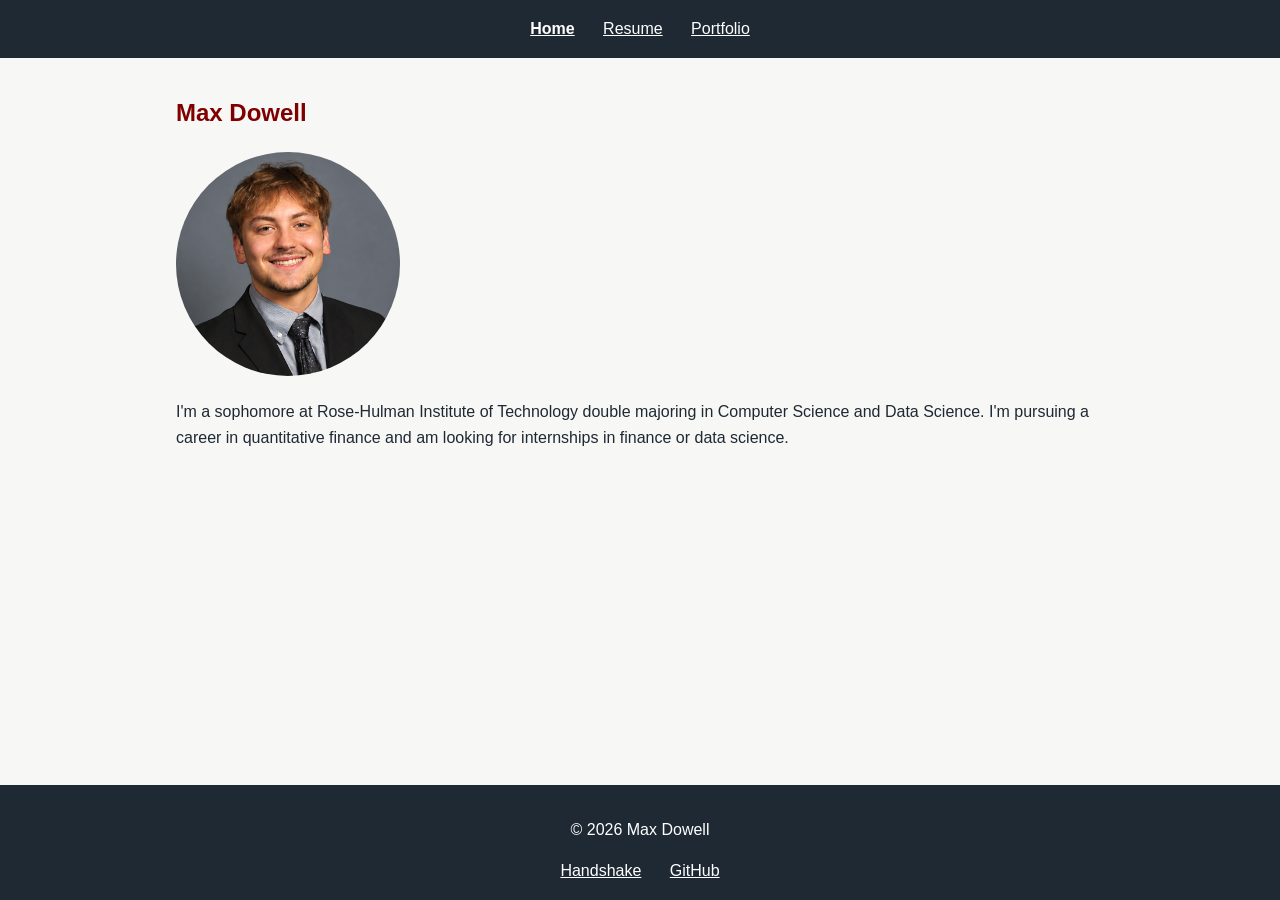
<file: index.html>
<!DOCTYPE html>
<html lang="en">
<head>
  <meta charset="UTF-8">
  <meta name="viewport" content="width=device-width, initial-scale=1.0">
  <title>Max Dowell</title>
  <link rel="stylesheet" href="style.css">
</head>
<body>
  <header id="site-header"></header>

  <main>
    <section>
      <h1>Max Dowell</h1>
      <img class="headshot" src="./assets/resume_photo_cropped.png" alt="Headshot of Max Dowell">
      <p>I'm a sophomore at Rose-Hulman Institute of Technology double majoring in Computer Science and Data Science. I'm pursuing a career in quantitative finance and am looking for internships in finance or data science.</p>
    </section>
  </main>

  <footer id="site-footer"></footer>

  <script src="layout.js"></script>
</body>
</html>
</file>
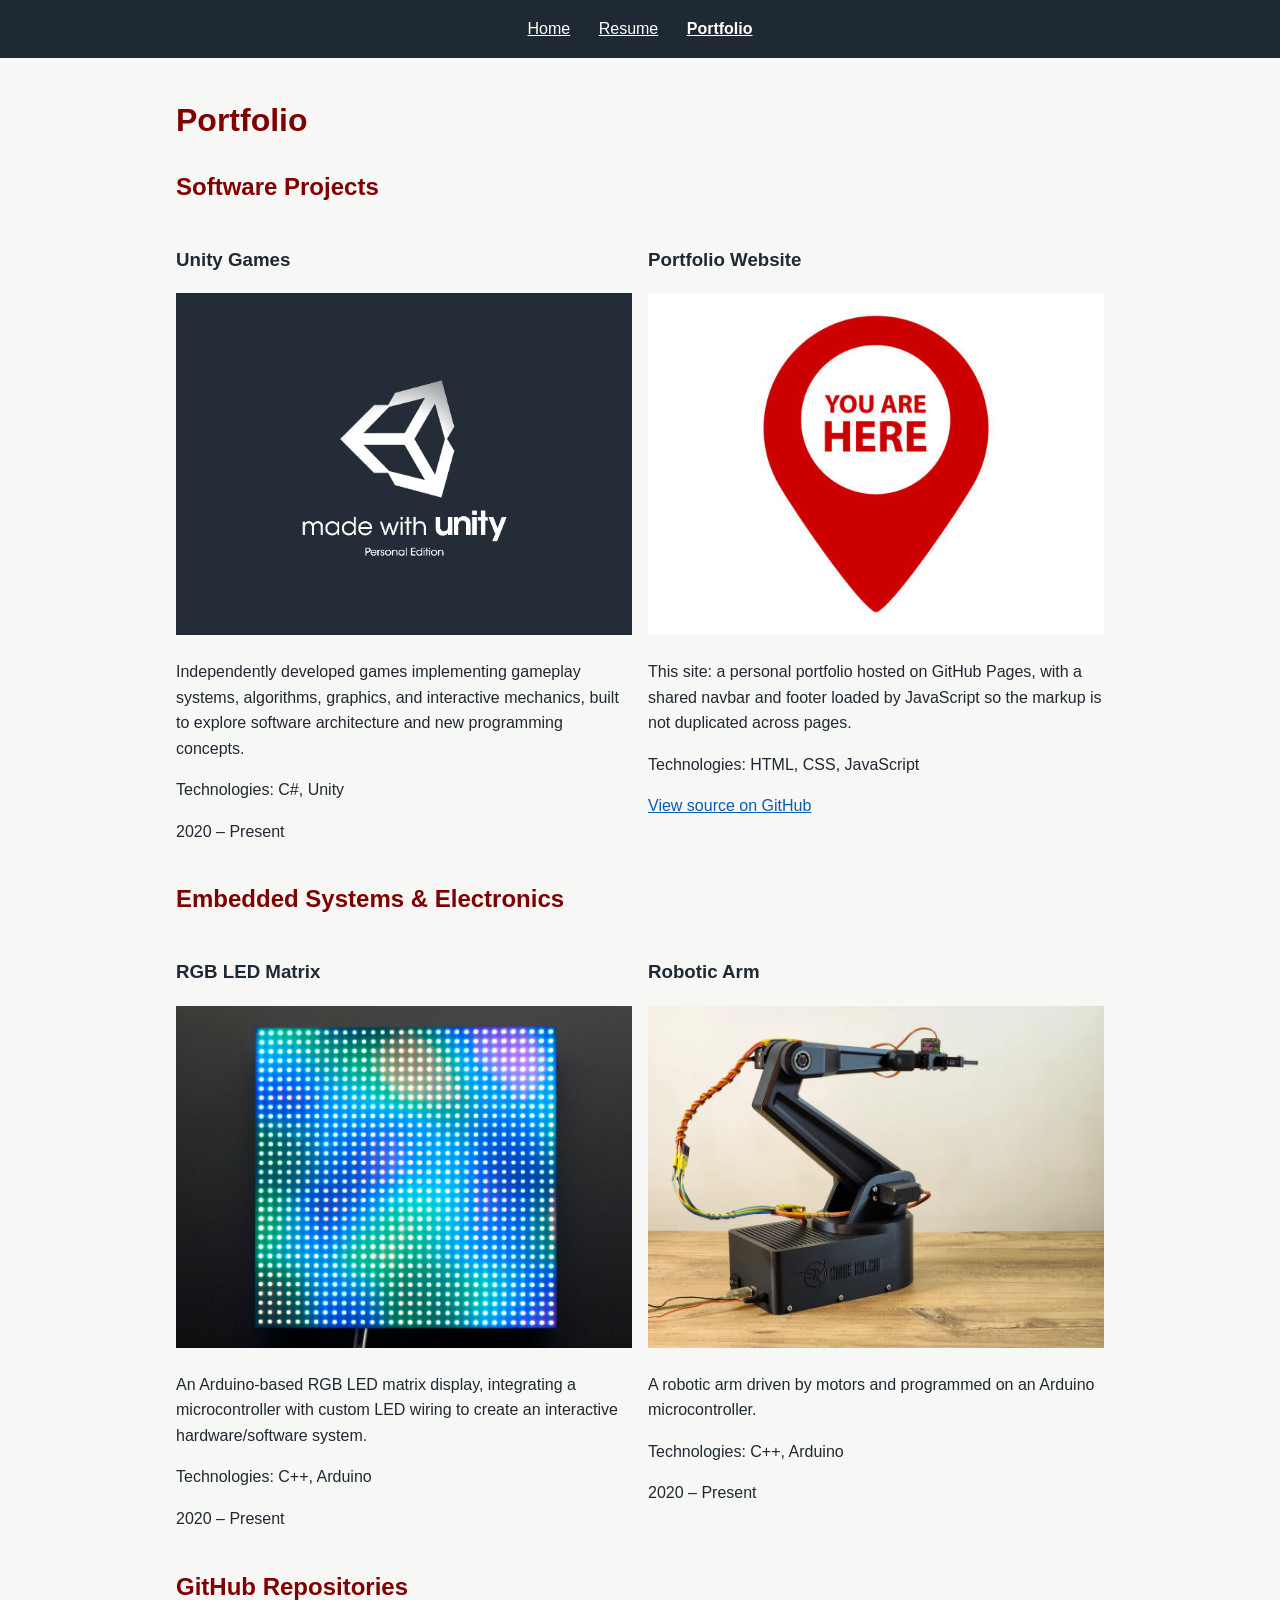
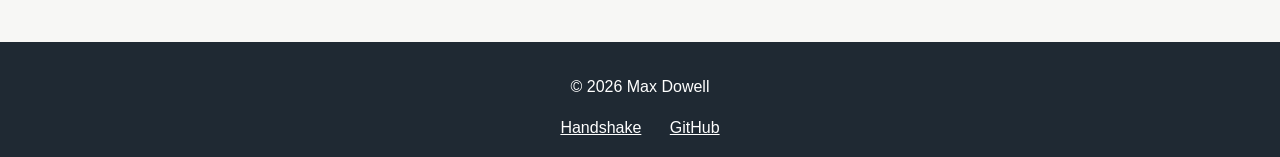
<file: portfolio.html>
<!DOCTYPE html>
<html lang="en">
<head>
  <meta charset="UTF-8">
  <meta name="viewport" content="width=device-width, initial-scale=1.0">
  <title>Portfolio | Max Dowell</title>
  <link rel="stylesheet" href="style.css">
</head>
<body>
  <header id="site-header"></header>

  <main>
    <h1>Portfolio</h1>

    <section>
      <h2>Software Projects</h2>
      <div class="project-grid">
        <article>
          <h3>Unity Games</h3>
          <img src="./assets/projects/unity-games.png" alt="Screenshot of Unity Splash Screen">
          <p>Independently developed games implementing gameplay systems, algorithms, graphics, and interactive mechanics, built to explore software architecture and new programming concepts.</p>
          <p>Technologies: C#, Unity</p>
          <p>2020 &ndash; Present</p>
        </article>

        <article>
          <h3>Portfolio Website</h3>
          <img src="./assets/projects/you-are-here.jpg" alt="You are here sign">
          <p>This site: a personal portfolio hosted on GitHub Pages, with a shared navbar and footer loaded by JavaScript so the markup is not duplicated across pages.</p>
          <p>Technologies: HTML, CSS, JavaScript</p>
          <p><a href="https://github.com/rhit-dowellmw/rhit-dowellmw.github.io">View source on GitHub</a></p>
        </article>
      </div>
    </section>

    <section>
      <h2>Embedded Systems &amp; Electronics</h2>
      <div class="project-grid">
        <article>
          <h3>RGB LED Matrix</h3>
          <img src="./assets/projects/led-matrix.jpg" alt="Photo of an Arduino-driven RGB LED matrix">
          <p>An Arduino-based RGB LED matrix display, integrating a microcontroller with custom LED wiring to create an interactive hardware/software system.</p>
          <p>Technologies: C++, Arduino</p>
          <p>2020 &ndash; Present</p>
        </article>

        <article>
          <h3>Robotic Arm</h3>
          <img src="./assets/projects/robotic-arm.webp" alt="Photo of an Arduino-controlled robotic arm">
          <p>A robotic arm driven by motors and programmed on an Arduino microcontroller.</p>
          <p>Technologies: C++, Arduino</p>
          <p>2020 &ndash; Present</p>
        </article>
      </div>
    </section>

    <section>
      <h2>GitHub Repositories</h2>
      <ul id="repo-list"></ul>
    </section>
  </main>

  <footer id="site-footer"></footer>

  <script src="layout.js"></script>
  <script src="portfolio.js"></script>
</body>
</html>
</file>
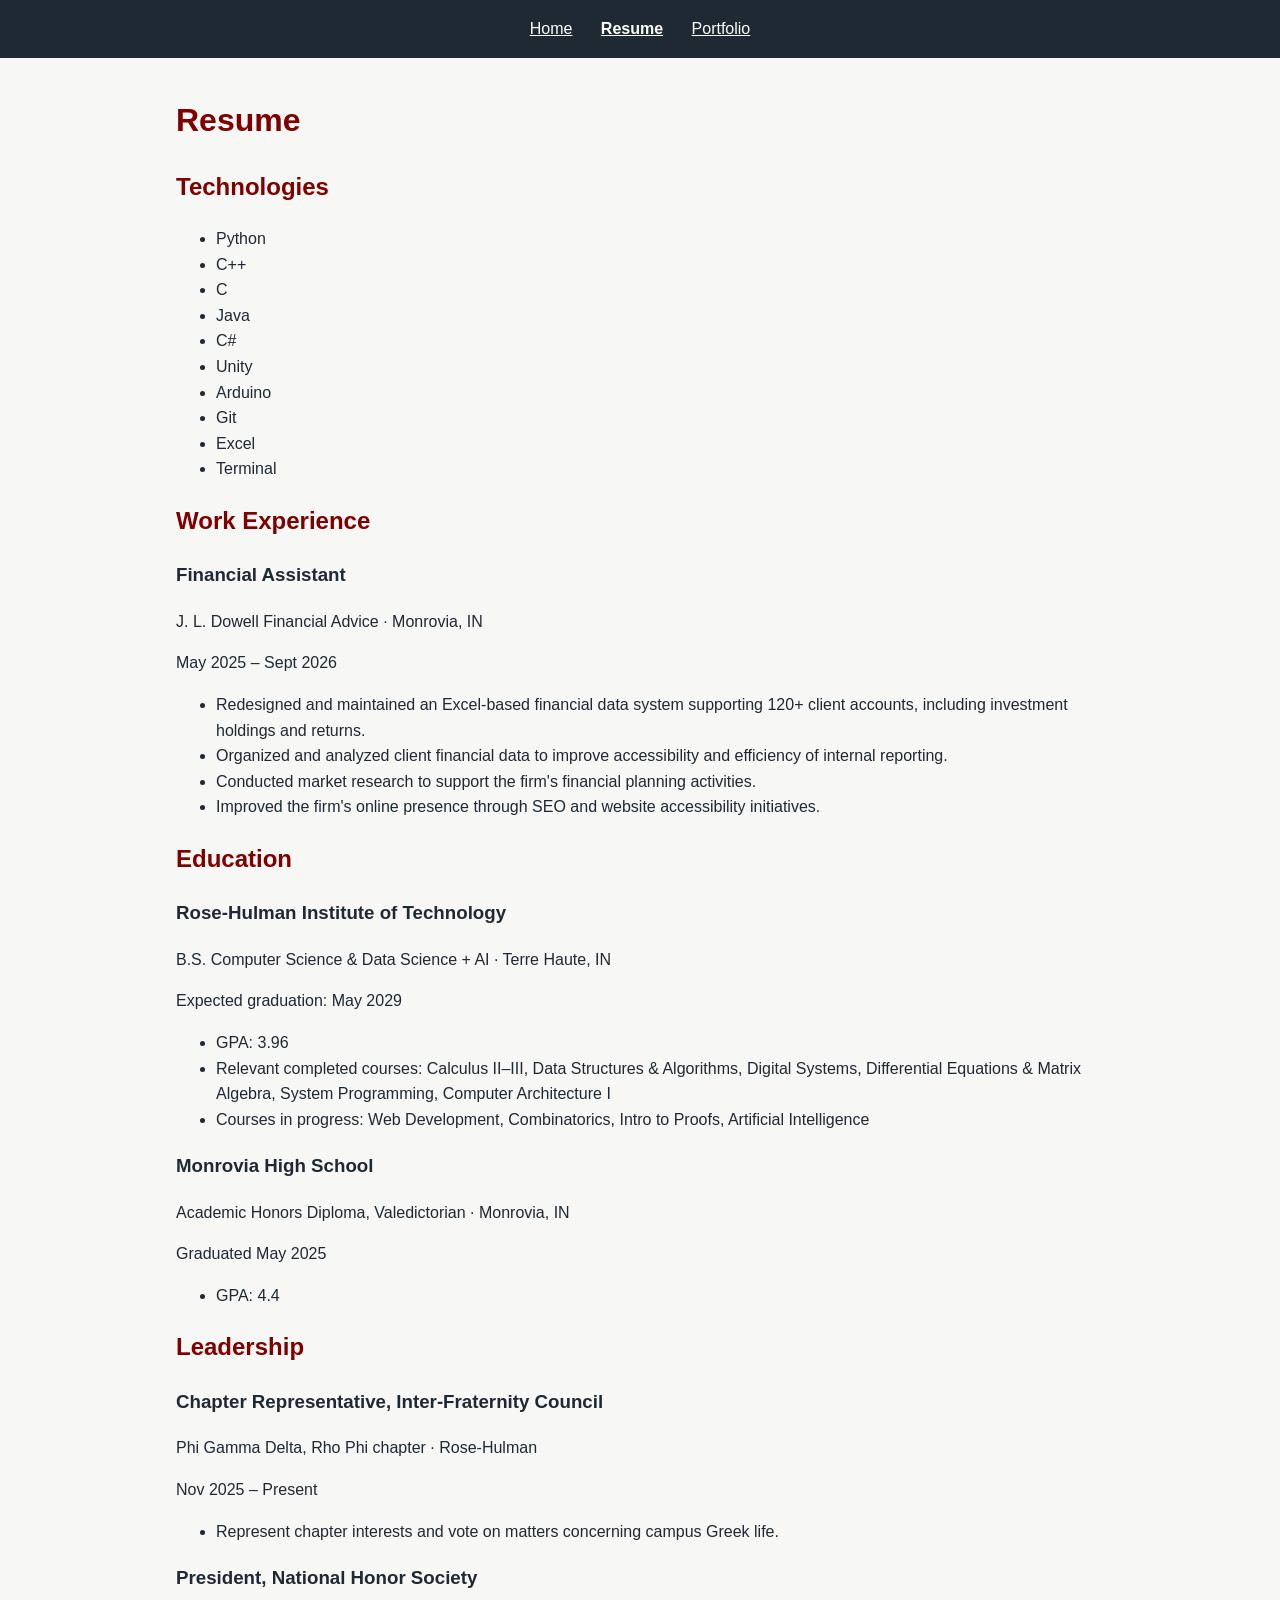
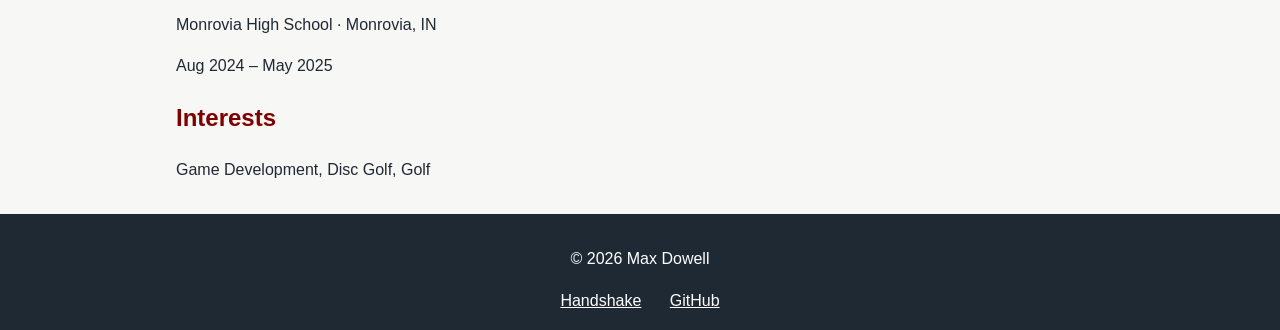
<file: resume.html>
<!DOCTYPE html>
<html lang="en">
<head>
  <meta charset="UTF-8">
  <meta name="viewport" content="width=device-width, initial-scale=1.0">
  <title>Resume | Max Dowell</title>
  <link rel="stylesheet" href="style.css">
</head>
<body>
  <header id="site-header"></header>

  <main>
    <h1>Resume</h1>

    <section>
      <h2>Technologies</h2>
      <ul>
        <li>Python</li>
        <li>C++</li>
        <li>C</li>
        <li>Java</li>
        <li>C#</li>
        <li>Unity</li>
        <li>Arduino</li>
        <li>Git</li>
        <li>Excel</li>
        <li>Terminal</li>
      </ul>
    </section>

    <section>
      <h2>Work Experience</h2>

      <article>
        <h3>Financial Assistant</h3>
        <p>J. L. Dowell Financial Advice &middot; Monrovia, IN</p>
        <p>May 2025 &ndash; Sept 2026</p>
        <ul>
          <li>Redesigned and maintained an Excel-based financial data system supporting 120+ client accounts, including investment holdings and returns.</li>
          <li>Organized and analyzed client financial data to improve accessibility and efficiency of internal reporting.</li>
          <li>Conducted market research to support the firm's financial planning activities.</li>
          <li>Improved the firm's online presence through SEO and website accessibility initiatives.</li>
        </ul>
      </article>
    </section>

    <section>
      <h2>Education</h2>

      <article>
        <h3>Rose-Hulman Institute of Technology</h3>
        <p>B.S. Computer Science &amp; Data Science + AI &middot; Terre Haute, IN</p>
        <p>Expected graduation: May 2029</p>
        <ul>
          <li>GPA: 3.96</li>
          <li>Relevant completed courses: Calculus II&ndash;III, Data Structures &amp; Algorithms, Digital Systems, Differential Equations &amp; Matrix Algebra, System Programming, Computer Architecture I</li>
          <li>Courses in progress: Web Development, Combinatorics, Intro to Proofs, Artificial Intelligence</li>
        </ul>
      </article>

      <article>
        <h3>Monrovia High School</h3>
        <p>Academic Honors Diploma, Valedictorian &middot; Monrovia, IN</p>
        <p>Graduated May 2025</p>
        <ul>
          <li>GPA: 4.4</li>
        </ul>
      </article>
    </section>

    <section>
      <h2>Leadership</h2>

      <article>
        <h3>Chapter Representative, Inter-Fraternity Council</h3>
        <p>Phi Gamma Delta, Rho Phi chapter &middot; Rose-Hulman</p>
        <p>Nov 2025 &ndash; Present</p>
        <ul>
          <li>Represent chapter interests and vote on matters concerning campus Greek life.</li>
        </ul>
      </article>

      <article>
        <h3>President, National Honor Society</h3>
        <p>Monrovia High School &middot; Monrovia, IN</p>
        <p>Aug 2024 &ndash; May 2025</p>
      </article>
    </section>

    <section>
      <h2>Interests</h2>
      <p>Game Development, Disc Golf, Golf</p>
    </section>
  </main>

  <footer id="site-footer"></footer>

  <script src="layout.js"></script>
</body>
</html>
</file>
<file: style.css>
/* Colors checked against WCAG 1.4.3 contrast minimum: https://webaim.org/resources/contrastchecker/ */

/* Sticky footer: https://css-tricks.com/couple-takes-sticky-footer/ */
body {
  margin: 0;
  min-height: 100vh;
  display: flex;
  flex-direction: column;
  background: #f7f7f5;
  color: #1f2933;
  font-family: Arial, sans-serif;
  line-height: 1.6;
}

main {
  flex: 1;
  width: 100%;
  box-sizing: border-box;
  max-width: 60rem;
  margin: 0 auto;
  padding: 1rem;
}

h1, h2 {
  color: #800000;
}

img {
  max-width: 100%;
}

a {
  color: #0b5cad;
}

a:visited {
  color: #6b2c91;
}

#site-header, #site-footer {
  background: #1f2933;
  color: #ffffff;
  padding: 1rem;
  text-align: center;
}

#site-header a, #site-footer a {
  color: #ffffff;
  margin: 0 0.75rem;
}

#site-header a:visited, #site-footer a:visited {
  color: #d6bcfa;
}

#site-header a[aria-current="page"] {
  font-weight: bold;
}

/* Circular image: https://www.w3schools.com/howto/howto_css_rounded_images.asp */
.headshot {
  width: 14rem;
  aspect-ratio: 1;
  object-fit: cover;
  border-radius: 50%;
}

/* https://developer.mozilla.org/en-US/docs/Web/CSS/CSS_grid_layout/Basic_concepts_of_grid_layout */
.project-grid {
  display: grid;
  grid-template-columns: 1fr 1fr;
  gap: 1rem;
}

/* https://developer.mozilla.org/en-US/docs/Web/CSS/object-fit */
.project-grid img {
  width: 100%;
  aspect-ratio: 4 / 3;
  object-fit: cover;
}
</file>
